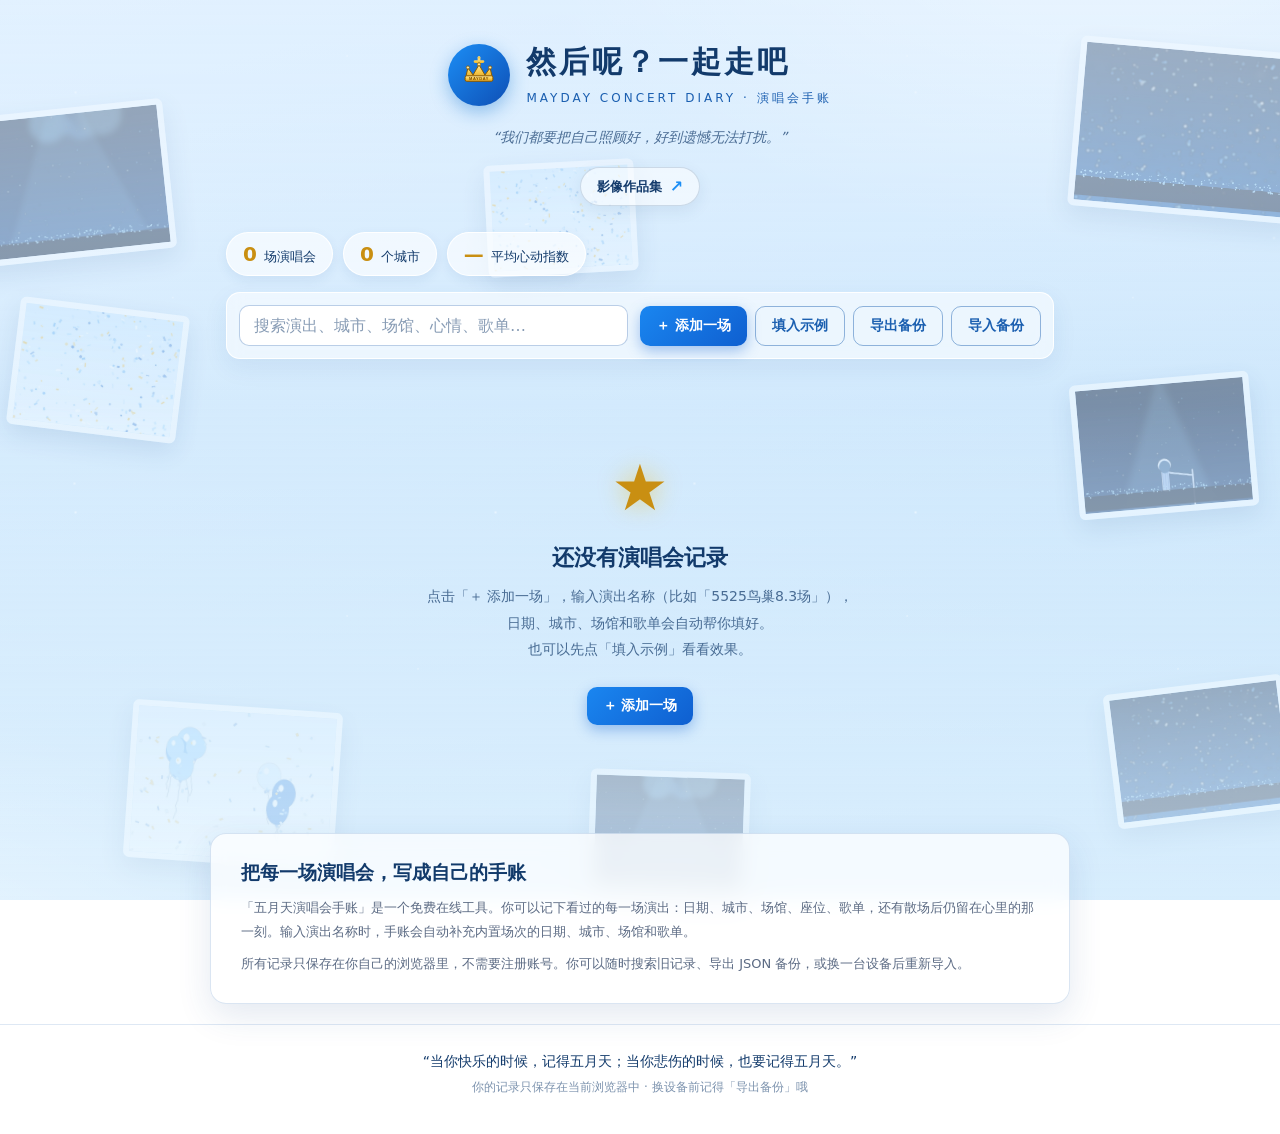
<file: index.html>
<!DOCTYPE html>
<html lang="zh-CN">
<head>
  <meta charset="UTF-8">
  <meta name="viewport" content="width=device-width, initial-scale=1.0">
  <title>五月天演唱会手账｜然后呢？一起走吧</title>
  <meta name="description" content="免费在线演唱会手账，记录五月天等演出的日期、城市、场馆、座位、歌单和当时的心情。支持演出信息自动填充、搜索、备份与恢复，数据保存在你自己的浏览器中。">
  <meta name="keywords" content="五月天演唱会手账,演唱会记录,演唱会歌单,观演日记,Mayday concert diary">
  <meta name="robots" content="index, follow, max-image-preview:large">
  <meta name="theme-color" content="#b9dcf7">
  <link rel="canonical" href="https://m13480273756-dotcom.github.io/mayday-concert-diary/">
  <meta property="og:type" content="website">
  <meta property="og:locale" content="zh_CN">
  <meta property="og:site_name" content="五月天演唱会手账">
  <meta property="og:title" content="五月天演唱会手账｜然后呢？一起走吧">
  <meta property="og:description" content="把每一场演唱会写成自己的手账：日期、城市、场馆、歌单，还有当时的心情。">
  <meta property="og:url" content="https://m13480273756-dotcom.github.io/mayday-concert-diary/">
  <meta property="og:image" content="https://m13480273756-dotcom.github.io/mayday-concert-diary/assets/collage-stage.jpg">
  <meta property="og:image:alt" content="演唱会舞台灯光拼贴背景">
  <meta name="twitter:card" content="summary_large_image">
  <meta name="twitter:title" content="五月天演唱会手账｜然后呢？一起走吧">
  <meta name="twitter:description" content="记录每一场演唱会，也留住当时的心情。">
  <meta name="twitter:image" content="https://m13480273756-dotcom.github.io/mayday-concert-diary/assets/collage-stage.jpg">
  <link rel="icon" href="data:image/svg+xml,<svg xmlns='http://www.w3.org/2000/svg' viewBox='0 0 100 100'><text y='.9em' font-size='90'>⭐</text></svg>">
  <link rel="stylesheet" href="style.css">
  <script type="application/ld+json">
    {
      "@context": "https://schema.org",
      "@type": "WebSite",
      "name": "五月天演唱会手账",
      "alternateName": "然后呢？一起走吧",
      "url": "https://m13480273756-dotcom.github.io/mayday-concert-diary/",
      "description": "免费在线演唱会手账，记录演出日期、城市、场馆、歌单和当时的心情。",
      "inLanguage": "zh-CN"
    }
  </script>
</head>
<body>
  <div class="stars" aria-hidden="true"></div>
  <div class="collage" aria-hidden="true">
    <img class="tile tile-1" src="assets/collage-stage.jpg" alt="">
    <img class="tile tile-2" src="assets/collage-lightsticks.jpg" alt="">
    <img class="tile tile-3" src="assets/collage-confetti.jpg" alt="">
    <img class="tile tile-4" src="assets/collage-mic.jpg" alt="">
    <img class="tile tile-5" src="assets/collage-balloons.jpg" alt="">
    <img class="tile tile-6" src="assets/collage-lightsticks.jpg" alt="">
    <img class="tile tile-7" src="assets/collage-confetti.jpg" alt="">
    <img class="tile tile-8" src="assets/collage-stage.jpg" alt="">
  </div>
  <div class="collage-wash" aria-hidden="true"></div>

  <header class="site-header">
    <div class="header-inner">
      <div class="logo">
        <div class="logo-badge" aria-hidden="true">
          <img class="crown" src="assets/crown.svg" alt="">
        </div>
        <div>
          <h1>然后呢？一起走吧</h1>
          <p class="subtitle">MAYDAY CONCERT DIARY · 演唱会手账</p>
        </div>
      </div>
      <p class="lyric">“我们都要把自己照顾好，好到遗憾无法打扰。”</p>
      <a class="portfolio-entry" href="portfolio/">影像作品集 <span aria-hidden="true">↗</span></a>
    </div>
  </header>

  <main class="container">
    <section class="stats" id="stats" aria-label="统计"></section>

    <section class="toolbar" aria-label="操作">
      <input id="searchInput" type="search" placeholder="搜索演出、城市、场馆、心情、歌单…" autocomplete="off">
      <div class="actions">
        <button id="addBtn" class="btn primary">＋ 添加一场</button>
        <button id="sampleBtn" class="btn ghost">填入示例</button>
        <button id="exportBtn" class="btn ghost">导出备份</button>
        <button id="importBtn" class="btn ghost">导入备份</button>
        <input type="file" id="importFile" accept=".json,application/json" hidden>
      </div>
    </section>

    <section id="list" class="ticket-list hidden" aria-live="polite"></section>

    <section id="emptyState" class="empty">
      <div id="emptyAll">
        <div class="empty-star" aria-hidden="true">★</div>
        <h2>还没有演唱会记录</h2>
        <p>点击「＋ 添加一场」，输入演出名称（比如「5525鸟巢8.3场」），<br>日期、城市、场馆和歌单会自动帮你填好。<br>也可以先点「填入示例」看看效果。</p>
        <button id="emptyAddBtn" class="btn primary">＋ 添加一场</button>
      </div>
      <div id="emptySearch" class="hidden">
        <div class="empty-star" aria-hidden="true">♪</div>
        <h2>没有找到匹配的记录</h2>
        <p>换个关键词试试吧。</p>
      </div>
    </section>
  </main>

  <section class="site-about" aria-labelledby="aboutTitle">
    <h2 id="aboutTitle">把每一场演唱会，写成自己的手账</h2>
    <p>「五月天演唱会手账」是一个免费在线工具。你可以记下看过的每一场演出：日期、城市、场馆、座位、歌单，还有散场后仍留在心里的那一刻。输入演出名称时，手账会自动补充内置场次的日期、城市、场馆和歌单。</p>
    <p>所有记录只保存在你自己的浏览器里，不需要注册账号。你可以随时搜索旧记录、导出 JSON 备份，或换一台设备后重新导入。</p>
  </section>

  <footer>
    <p class="footer-quote">“当你快乐的时候，记得五月天；当你悲伤的时候，也要记得五月天。”</p>
    <p class="footer-note">你的记录只保存在当前浏览器中 · 换设备前记得「导出备份」哦</p>
  </footer>

  <div id="modal" class="modal hidden" role="dialog" aria-modal="true" aria-labelledby="modalTitle">
    <div class="modal-box">
      <h2 id="modalTitle">添加一场演唱会</h2>
      <form id="concertForm">
        <div class="field span2">
          <label for="fTour">巡演 / 演出名称</label>
          <div class="autocomplete">
            <input id="fTour" name="tour" type="text" placeholder="例：5525鸟巢8.3场、好好好想见到你 武汉…" autocomplete="off">
            <div id="tourSuggest" class="suggest hidden" role="listbox" aria-label="匹配到的演出"></div>
          </div>
          <p class="hint">输入演出名称后，日期、城市、场馆和歌单会自动填好（歌单来自歌迷公开整理，仅供参考），你只需补充当时的心情。</p>
        </div>
        <div class="field">
          <label for="fDate">日期 <span class="req">*</span></label>
          <input id="fDate" name="date" type="date" required>
        </div>
        <div class="field">
          <label for="fCity">城市</label>
          <input id="fCity" name="city" type="text" placeholder="例：上海">
        </div>
        <div class="field">
          <label for="fVenue">场馆</label>
          <input id="fVenue" name="venue" type="text" placeholder="例：上海体育场">
        </div>
        <div class="field">
          <label for="fSeat">座位 / 区域</label>
          <input id="fSeat" name="seat" type="text" placeholder="例：内场摇滚区 8 排">
        </div>
        <div class="field span2">
          <label for="fSetlist">歌单</label>
          <textarea id="fSetlist" name="setlist" rows="5" placeholder="每行一首，例如：&#10;1. 孙悟空&#10;2. 星空&#10;3. 倔强"></textarea>
        </div>
        <div class="field span2">
          <label for="fMood">当时的心情 <span class="req">*</span></label>
          <textarea id="fMood" name="mood" rows="4" required placeholder="那一刻在想什么、和谁一起、有没有哭……"></textarea>
        </div>
        <div class="field span2">
          <span class="rating-label">心动指数</span>
          <div id="starPicker" class="star-picker" role="radiogroup" aria-label="评分"></div>
        </div>
        <div class="form-actions span2">
          <button type="button" id="cancelBtn" class="btn ghost dark">取消</button>
          <button type="submit" class="btn primary">保存</button>
        </div>
      </form>
    </div>
  </div>

  <div id="toast" class="toast hidden" role="status"></div>

  <script src="app.js"></script>
</body>
</html>
</file>
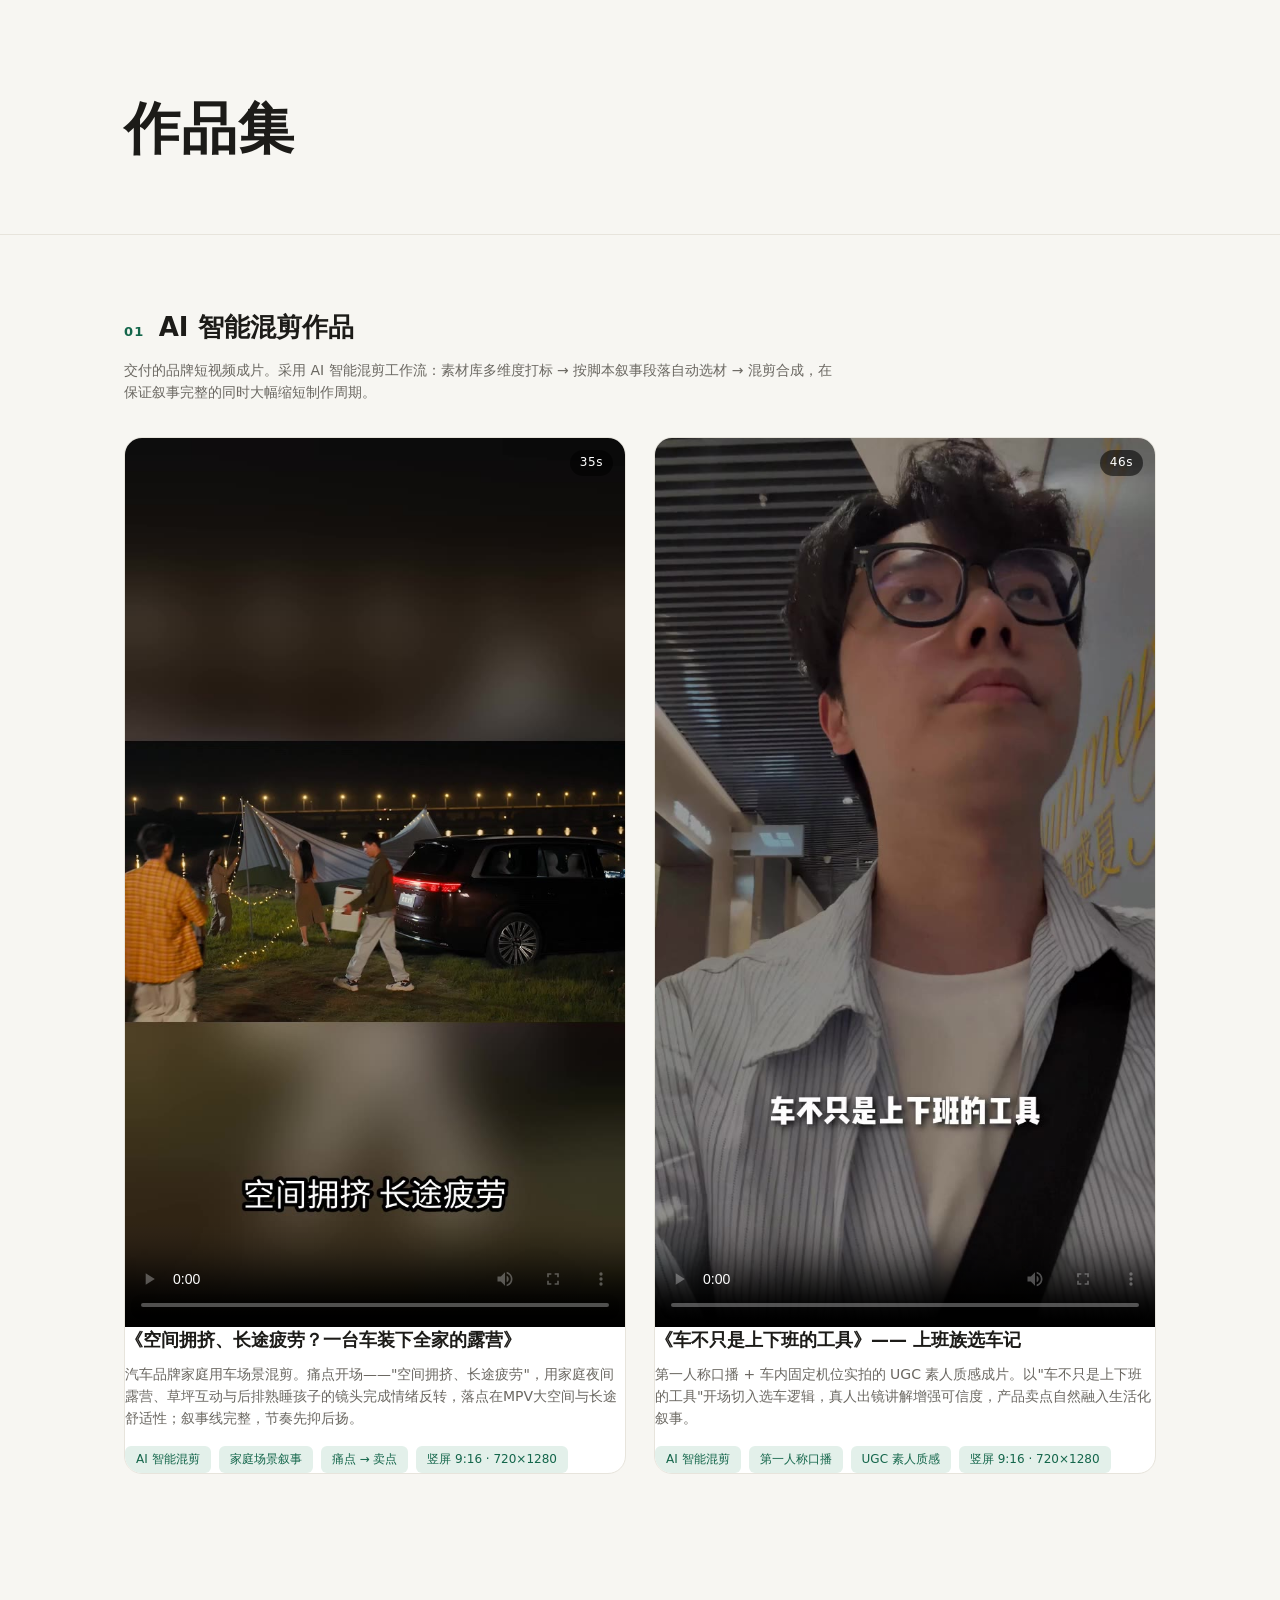
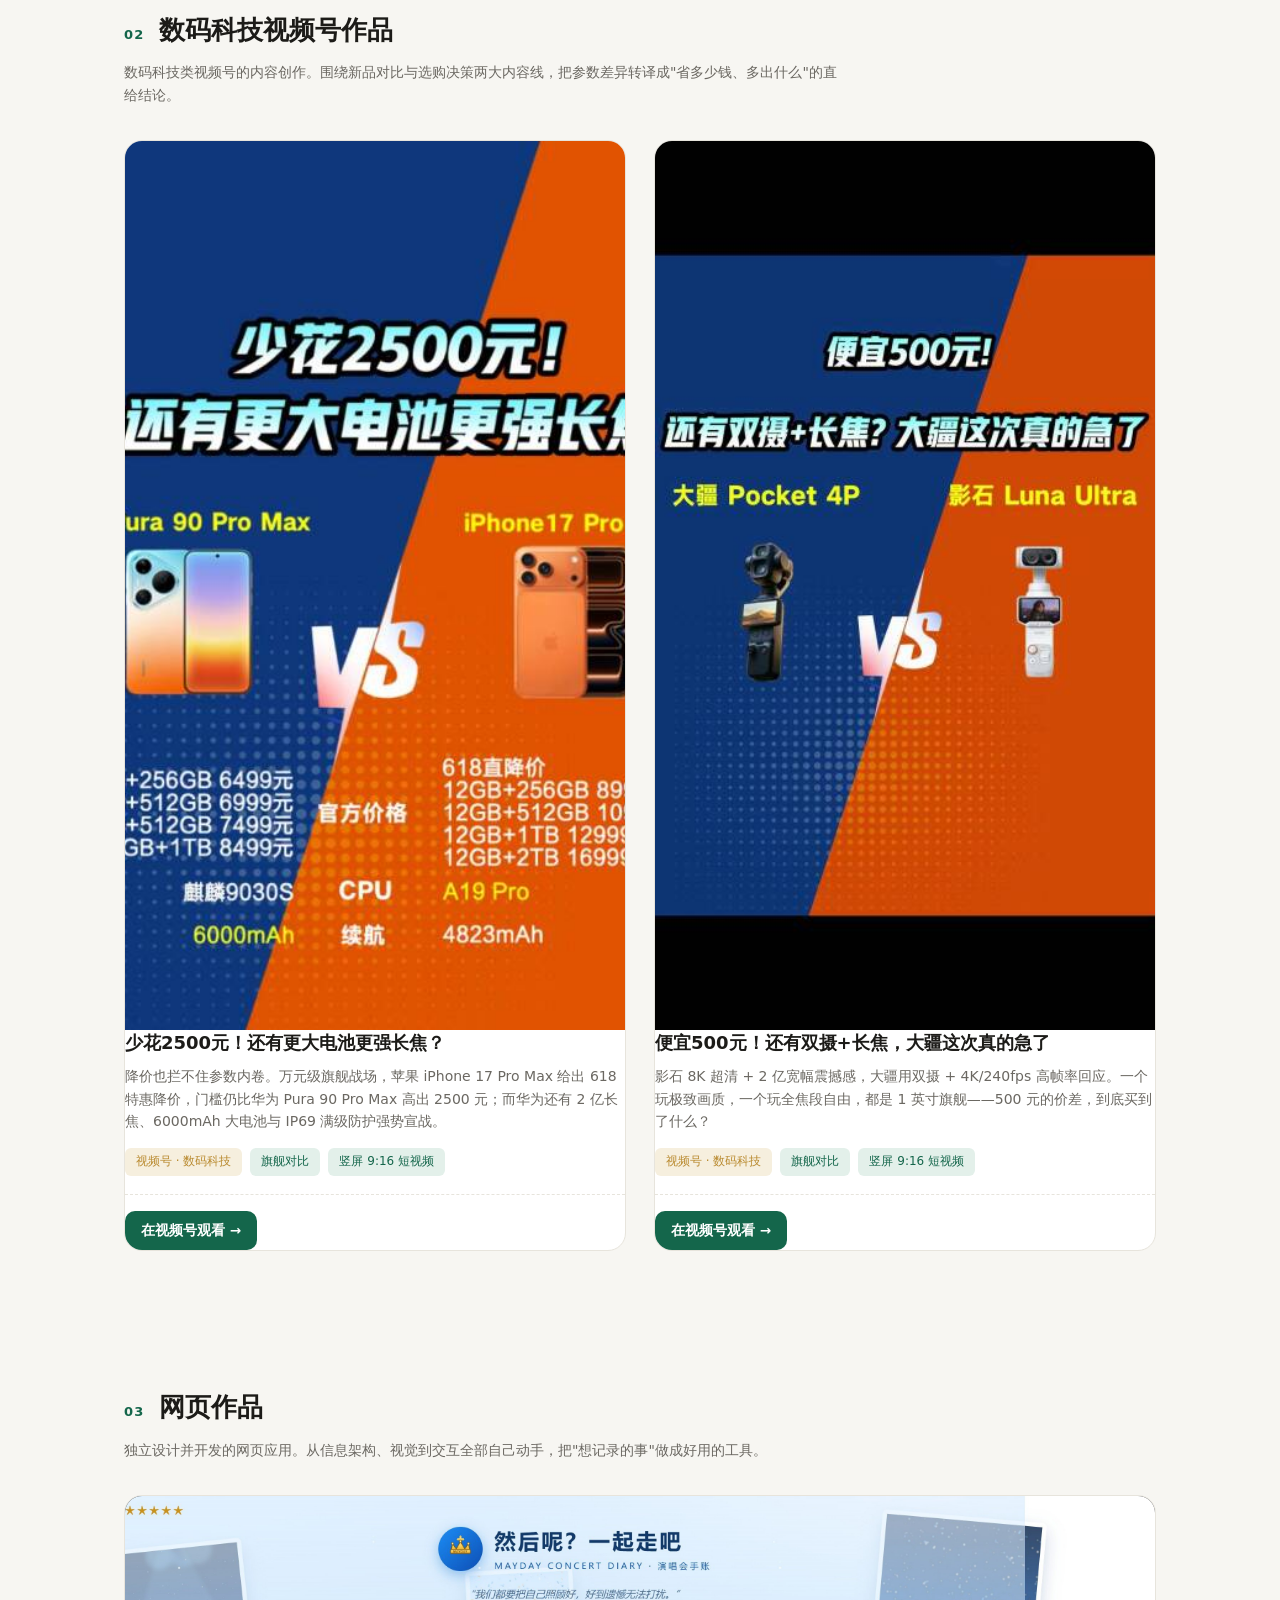
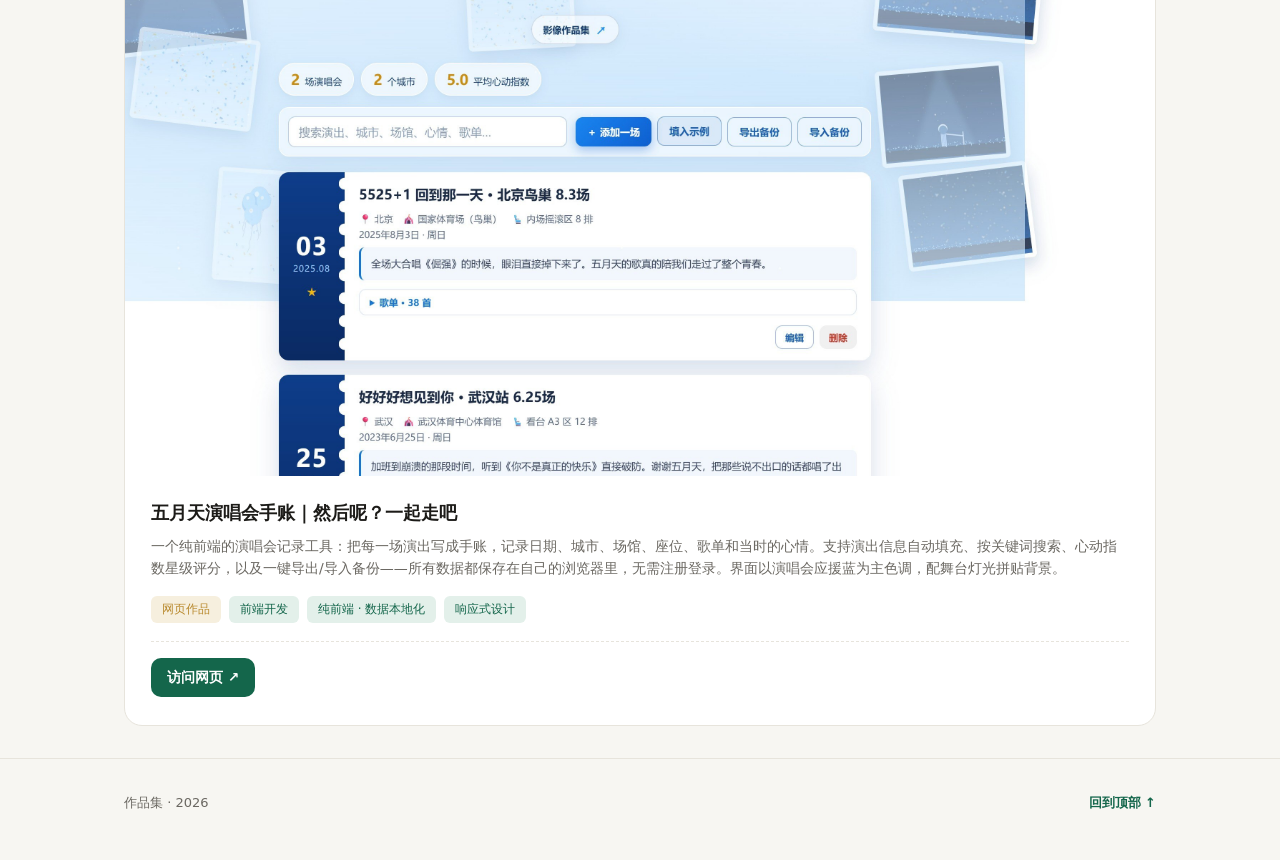
<file: portfolio/index.html>
<!DOCTYPE html>
<html lang="zh-CN">
<head>
<meta charset="UTF-8">
<meta name="viewport" content="width=device-width, initial-scale=1.0">

<title>作品集</title>
<meta name="description" content="作品集：AI 智能混剪成片、数码科技类视频号内容作品，以及独立开发的网页应用。">
<meta name="keywords" content="作品集,短视频剪辑,AI智能混剪,视频号运营,内容运营,竖屏短视频,数码科技,大疆,网页作品,前端开发">
<meta name="robots" content="index,follow,max-image-preview:large,max-snippet:-1">
<meta name="theme-color" content="#14664B">
<link rel="canonical" href="https://m13480273756-dotcom.github.io/mayday-concert-diary/portfolio/">

<!-- 社交分享卡片 -->
<meta property="og:type" content="website">
<meta property="og:locale" content="zh_CN">
<meta property="og:site_name" content="作品集">
<meta property="og:title" content="作品集">
<meta property="og:description" content="AI 智能混剪成片 + 视频号品牌内容作品。">
<meta property="og:url" content="https://m13480273756-dotcom.github.io/mayday-concert-diary/portfolio/">
<meta property="og:image" content="https://m13480273756-dotcom.github.io/mayday-concert-diary/portfolio/assets/img/og-cover.jpg">
<meta name="twitter:card" content="summary_large_image">

<style>
  :root{
    --bg:#F7F6F2; --card:#FFFFFF; --ink:#1C1B18; --sub:#6B6862;
    --line:#E7E4DC; --accent:#14664B; --accent-soft:#E3F0EA; --gold:#B98A2F;
  }
  *{margin:0;padding:0;box-sizing:border-box;}
  html{scroll-behavior:smooth;}
  body{
    font-family:"PingFang SC","Microsoft YaHei","Segoe UI",system-ui,sans-serif;
    background:var(--bg); color:var(--ink); line-height:1.6;
  }
  .wrap{max-width:1080px;margin:0 auto;padding:0 24px;}

  header{padding:96px 0 72px;border-bottom:1px solid var(--line);}
  h1{font-size:clamp(34px,5.4vw,56px);font-weight:700;letter-spacing:.02em;line-height:1.18;}

  section{padding:72px 0 8px;}
  .sec-head{display:flex;align-items:baseline;gap:14px;margin-bottom:10px;}
  .sec-no{font-size:13px;font-weight:700;color:var(--accent);letter-spacing:.1em;}
  h2{font-size:26px;font-weight:700;}
  .sec-note{color:var(--sub);font-size:14px;margin-bottom:34px;max-width:720px;}
  .sec-note .range{color:var(--gold);font-weight:600;}

  .grid{display:grid;grid-template-columns:repeat(auto-fit,minmax(300px,1fr));gap:28px;padding-bottom:56px;}
  .card{
    background:var(--card);border:1px solid var(--line);border-radius:18px;overflow:hidden;
    transition:transform .25s ease, box-shadow .25s ease;
  }
  .card:hover{transform:translateY(-4px);box-shadow:0 16px 40px rgba(28,27,24,.10);}
  .media{position:relative;background:#101010;}
  .media video,.media img.cover{
    display:block;width:100%;aspect-ratio:9/16;object-fit:cover;
  }
  .dur{
    position:absolute;top:12px;right:12px;font-size:12px;color:#fff;
    background:rgba(0,0,0,.55);padding:3px 10px;border-radius:999px;letter-spacing:.05em;
  }
  .body h3{font-size:18px;font-weight:700;line-height:1.4;}
  .body p{font-size:14px;color:var(--sub);margin-top:10px;}
  .tags{display:flex;flex-wrap:wrap;gap:8px;margin-top:16px;}
  .tag{
    font-size:12px;color:var(--accent);background:var(--accent-soft);
    padding:4px 11px;border-radius:6px;font-weight:500;
  }
  .tag.gold{color:var(--gold);background:#F6EFDE;}

  /* 视频号跳转链接区 */
  .links{
    margin-top:18px;padding-top:16px;border-top:1px dashed var(--line);
    display:flex;flex-wrap:wrap;gap:10px;align-items:center;
  }
  a.sph{
    display:inline-flex;align-items:center;gap:7px;text-decoration:none;
    font-size:13.5px;font-weight:600;color:#fff;background:var(--accent);
    padding:9px 16px;border-radius:10px;transition:opacity .2s ease,transform .2s ease;
  }
  a.sph:hover{opacity:.88;transform:translateY(-1px);}

  /* 网页作品（全宽横向卡片） */
  .card-wide .media img.cover-wide{
    display:block;width:100%;aspect-ratio:16/9;object-fit:cover;object-position:top center;
  }
  .card-wide .body{padding:24px 26px 28px;}

  footer{border-top:1px solid var(--line);padding:34px 0 46px;margin-top:24px;}
  footer .wrap{display:flex;flex-wrap:wrap;gap:12px;justify-content:space-between;align-items:center;}
  footer p{font-size:13px;color:var(--sub);}
  .top{font-size:13px;color:var(--accent);text-decoration:none;font-weight:600;}
</style>

<script type="application/ld+json">
{
  "@context": "https://schema.org",
  "@type": "CollectionPage",
  "name": "作品集",
  "description": "AI 智能混剪成片、数码科技类视频号内容作品，以及独立开发的网页应用。",
  "url": "https://m13480273756-dotcom.github.io/mayday-concert-diary/portfolio/",
  "inLanguage": "zh-CN",
  "hasPart": [
    {
      "@type": "VideoObject",
      "name": "空间拥挤、长途疲劳？一台车装下全家的露营",
      "description": "汽车品牌家庭用车场景混剪：痛点开场，家庭夜间露营与后排熟睡孩子镜头完成情绪反转，落点 MPV 大空间与长途舒适性。",
      "thumbnailUrl": "https://m13480273756-dotcom.github.io/mayday-concert-diary/portfolio/assets/img/work-1.jpg",
      "contentUrl": "https://m13480273756-dotcom.github.io/mayday-concert-diary/portfolio/assets/video/work-1.mp4",
      "uploadDate": "2026-10-01",
      "duration": "PT35S",
      "genre": "AI 智能混剪"
    },
    {
      "@type": "VideoObject",
      "name": "车不只是上下班的工具 —— 上班族选车记",
      "description": "第一人称口播 + 车内固定机位实拍的 UGC 素人质感成片，真人出镜讲解选车逻辑。",
      "thumbnailUrl": "https://m13480273756-dotcom.github.io/mayday-concert-diary/portfolio/assets/img/work-2.jpg",
      "contentUrl": "https://m13480273756-dotcom.github.io/mayday-concert-diary/portfolio/assets/video/work-2.mp4",
      "uploadDate": "2026-10-01",
      "duration": "PT46S",
      "genre": "AI 智能混剪"
    },
    {
      "@type": "CreativeWork",
      "name": "少花2500元！还有更大电池更强长焦？",
      "description": "万元级旗舰对比：苹果 iPhone 17 Pro Max 特惠降价后门槛仍比华为 Pura 90 Pro Max 高出 2500 元，华为以 2 亿长焦、6000mAh 大电池与 IP69 满级防护宣战。",
      "thumbnailUrl": "https://m13480273756-dotcom.github.io/mayday-concert-diary/portfolio/assets/img/sph-1.jpg",
      "genre": "数码评测",
      "url": "https://weixin.qq.com/sph/AiiUe44mop"
    },
    {
      "@type": "CreativeWork",
      "name": "便宜500元！还有双摄+长焦，大疆这次真的急了",
      "description": "影石 8K 超清 + 2 亿宽幅对阵大疆双摄 + 4K/240fps，同为 1 英寸旗舰，拆解 500 元价差买到什么。",
      "thumbnailUrl": "https://m13480273756-dotcom.github.io/mayday-concert-diary/portfolio/assets/img/sph-2.jpg",
      "genre": "数码评测",
      "url": "https://weixin.qq.com/sph/AfVs4daK2C"
    },
    {
      "@type": "WebSite",
      "name": "五月天演唱会手账｜然后呢？一起走吧",
      "description": "免费在线演唱会手账：记录五月天等演出的日期、城市、场馆、座位、歌单和当时的心情。支持演出信息自动填充、搜索、心动指数评分、一键导出/导入备份，数据保存在本地浏览器。",
      "url": "https://m13480273756-dotcom.github.io/mayday-concert-diary/",
      "thumbnailUrl": "https://m13480273756-dotcom.github.io/mayday-concert-diary/portfolio/assets/img/web-mayday.jpg",
      "inLanguage": "zh-CN",
      "genre": "网页作品"
    }
  ]
}
</script>
</head>
<body id="top">

<header>
  <div class="wrap">
    <h1>作品集</h1>
  </div>
</header>

<section>
  <div class="wrap">
    <div class="sec-head"><span class="sec-no">01</span><h2>AI 智能混剪作品</h2></div>
    <p class="sec-note">交付的品牌短视频成片。采用 AI 智能混剪工作流：素材库多维度打标 → 按脚本叙事段落自动选材 → 混剪合成，在保证叙事完整的同时大幅缩短制作周期。</p>
    <div class="grid">

      <article class="card">
        <div class="media">
          <video controls preload="metadata" poster="assets/img/work-1.jpg" playsinline
                 src="assets/video/work-1.mp4"></video>
          <span class="dur">35s</span>
        </div>
        <div class="body">
          <h3>《空间拥挤、长途疲劳？一台车装下全家的露营》</h3>
          <p>汽车品牌家庭用车场景混剪。痛点开场——"空间拥挤、长途疲劳"，用家庭夜间露营、草坪互动与后排熟睡孩子的镜头完成情绪反转，落点在MPV大空间与长途舒适性；叙事线完整，节奏先抑后扬。</p>
          <div class="tags">
            <span class="tag">AI 智能混剪</span><span class="tag">家庭场景叙事</span>
            <span class="tag">痛点 → 卖点</span><span class="tag">竖屏 9:16 · 720×1280</span>
          </div>
        </div>
      </article>

      <article class="card">
        <div class="media">
          <video controls preload="metadata" poster="assets/img/work-2.jpg" playsinline
                 src="assets/video/work-2.mp4"></video>
          <span class="dur">46s</span>
        </div>
        <div class="body">
          <h3>《车不只是上下班的工具》—— 上班族选车记</h3>
          <p>第一人称口播 + 车内固定机位实拍的 UGC 素人质感成片。以"车不只是上下班的工具"开场切入选车逻辑，真人出镜讲解增强可信度，产品卖点自然融入生活化叙事。</p>
          <div class="tags">
            <span class="tag">AI 智能混剪</span><span class="tag">第一人称口播</span>
            <span class="tag">UGC 素人质感</span><span class="tag">竖屏 9:16 · 720×1280</span>
          </div>
        </div>
      </article>

    </div>
  </div>
</section>

<section>
  <div class="wrap">
    <div class="sec-head"><span class="sec-no">02</span><h2>数码科技视频号作品</h2></div>
    <p class="sec-note">数码科技类视频号的内容创作。围绕新品对比与选购决策两大内容线，把参数差异转译成"省多少钱、多出什么"的直给结论。</p>
    <div class="grid">

      <article class="card">
        <div class="media">
          <img class="cover" src="assets/img/sph-1.jpg" alt="视频号作品封面：少花2500元！还有更大电池更强长焦？">
        </div>
        <div class="body">
          <h3>少花2500元！还有更大电池更强长焦？</h3>
          <p>降价也拦不住参数内卷。万元级旗舰战场，苹果 iPhone 17 Pro Max 给出 618 特惠降价，门槛仍比华为 Pura 90 Pro Max 高出 2500 元；而华为还有 2 亿长焦、6000mAh 大电池与 IP69 满级防护强势宣战。</p>
          <div class="tags">
            <span class="tag gold">视频号 · 数码科技</span><span class="tag">旗舰对比</span>
            <span class="tag">竖屏 9:16 短视频</span>
          </div>
          <div class="links">
            <a class="sph" href="https://weixin.qq.com/sph/AiiUe44mop" target="_blank" rel="noopener">
              在视频号观看 →</a>
          </div>
        </div>
      </article>

      <article class="card">
        <div class="media">
          <img class="cover" src="assets/img/sph-2.jpg" alt="视频号作品封面：便宜500元！还有双摄+长焦，大疆这次真的急了">
        </div>
        <div class="body">
          <h3>便宜500元！还有双摄+长焦，大疆这次真的急了</h3>
          <p>影石 8K 超清 + 2 亿宽幅震撼感，大疆用双摄 + 4K/240fps 高帧率回应。一个玩极致画质，一个玩全焦段自由，都是 1 英寸旗舰——500 元的价差，到底买到了什么？</p>
          <div class="tags">
            <span class="tag gold">视频号 · 数码科技</span><span class="tag">旗舰对比</span>
            <span class="tag">竖屏 9:16 短视频</span>
          </div>
          <div class="links">
            <a class="sph" href="https://weixin.qq.com/sph/AfVs4daK2C" target="_blank" rel="noopener">
              在视频号观看 →</a>
          </div>
        </div>
      </article>

    </div>
  </div>
</section>

<section>
  <div class="wrap">
    <div class="sec-head"><span class="sec-no">03</span><h2>网页作品</h2></div>
    <p class="sec-note">独立设计并开发的网页应用。从信息架构、视觉到交互全部自己动手，把"想记录的事"做成好用的工具。</p>

    <article class="card card-wide">
      <div class="media">
        <img class="cover-wide" src="assets/img/web-mayday.jpg" alt="五月天演唱会手账网页截图：首页含统计、搜索与演唱会记录卡片">
      </div>
      <div class="body">
        <h3>五月天演唱会手账｜然后呢？一起走吧</h3>
        <p>一个纯前端的演唱会记录工具：把每一场演出写成手账，记录日期、城市、场馆、座位、歌单和当时的心情。支持演出信息自动填充、按关键词搜索、心动指数星级评分，以及一键导出/导入备份——所有数据都保存在自己的浏览器里，无需注册登录。界面以演唱会应援蓝为主色调，配舞台灯光拼贴背景。</p>
        <div class="tags">
          <span class="tag gold">网页作品</span><span class="tag">前端开发</span>
          <span class="tag">纯前端 · 数据本地化</span><span class="tag">响应式设计</span>
        </div>
        <div class="links">
          <a class="sph" href="https://m13480273756-dotcom.github.io/mayday-concert-diary/" target="_blank" rel="noopener">
            访问网页 ↗</a>
        </div>
      </div>
    </article>
  </div>
</section>

<footer>
  <div class="wrap">
    <p>作品集 · 2026</p>
    <a class="top" href="#top">回到顶部 ↑</a>
  </div>
</footer>

</body>
</html>
</file>
<file: style.css>
:root {
  --navy: #123a6b;
  --navy-soft: #1b5fb0;
  --sky-1: #e2f1ff;
  --sky-2: #b9dcf7;
  --blue: #1677d3;
  --blue-bright: #2f9bff;
  --ink: #1c2b45;
  --muted: #5c6b84;
  --gold: #f0b90b;
  --gold-deep: #c98f12;
  --danger: #c0392b;
  --cream-deep: #f2f7fd;
  --line: #dbe7f5;
}

* { box-sizing: border-box; }

html, body { margin: 0; }

body {
  font-family: "PingFang SC", "Microsoft YaHei", "Segoe UI", system-ui, sans-serif;
  color: var(--ink);
  min-height: 100vh;
  background:
    radial-gradient(1100px 600px at 88% -10%, rgba(255, 255, 255, .85) 0%, transparent 55%),
    radial-gradient(900px 500px at -10% 110%, rgba(255, 255, 255, .7) 0%, transparent 55%),
    linear-gradient(165deg, var(--sky-1) 0%, var(--sky-2) 100%);
  background-attachment: fixed;
}

/* ---------- 天空光点 ---------- */
.stars {
  position: fixed;
  inset: 0;
  z-index: 0;
  pointer-events: none;
  opacity: .85;
  background-image:
    radial-gradient(2px 2px at 18% 22%, rgba(255, 255, 255, .95) 0, transparent 100%),
    radial-gradient(1.5px 1.5px at 62% 10%, rgba(255, 255, 255, .8) 0, transparent 100%),
    radial-gradient(2px 2px at 82% 34%, rgba(255, 255, 255, .7) 0, transparent 100%),
    radial-gradient(1.5px 1.5px at 36% 62%, rgba(255, 255, 255, .65) 0, transparent 100%),
    radial-gradient(2px 2px at 12% 78%, rgba(255, 255, 255, .8) 0, transparent 100%),
    radial-gradient(1.5px 1.5px at 55% 88%, rgba(255, 255, 255, .7) 0, transparent 100%);
  background-size: 420px 420px, 560px 560px, 700px 700px, 480px 480px, 620px 620px, 760px 760px;
}

/* ---------- 拼贴画背景 ---------- */
.collage {
  position: fixed;
  inset: 0;
  z-index: 0;
  pointer-events: none;
}

.tile {
  position: absolute;
  width: 200px;
  height: 150px;
  object-fit: cover;
  border: 6px solid rgba(255, 255, 255, .85);
  border-radius: 6px;
  box-shadow: 0 10px 24px rgba(31, 78, 140, .26);
  opacity: .82;
}

.tile-1 { top: 12%; left: -30px; transform: rotate(-6deg); }
.tile-2 { top: 5%; right: -24px; width: 230px; height: 170px; transform: rotate(5deg); }
.tile-3 { top: 34%; left: 1%; width: 170px; height: 128px; transform: rotate(7deg); }
.tile-4 { top: 42%; right: 2%; width: 180px; height: 135px; transform: rotate(-5deg); }
.tile-5 { bottom: 4%; left: 10%; width: 210px; height: 158px; transform: rotate(4deg); }
.tile-6 { bottom: 9%; right: -10px; width: 180px; height: 135px; object-position: right bottom; transform: rotate(-7deg); }
.tile-7 { top: 18%; left: 38%; width: 150px; height: 112px; transform: rotate(-3deg); }
.tile-8 { bottom: 1%; left: 46%; width: 160px; height: 120px; object-position: left top; transform: rotate(2deg); opacity: .68; }

.collage-wash {
  position: fixed;
  inset: 0;
  z-index: 0;
  pointer-events: none;
  background: linear-gradient(180deg,
    rgba(226, 241, 255, .62) 0%,
    rgba(215, 237, 255, .46) 45%,
    rgba(228, 244, 255, .7) 100%);
}

.hidden { display: none !important; }

/* ---------- 头部 ---------- */
.site-header {
  position: relative;
  z-index: 1;
  padding: 42px 20px 26px;
}

.header-inner {
  max-width: 860px;
  margin: 0 auto;
  text-align: center;
}

.logo {
  display: inline-flex;
  align-items: center;
  gap: 16px;
  text-align: left;
}

.logo-badge {
  width: 62px;
  height: 62px;
  flex: none;
  display: flex;
  align-items: center;
  justify-content: center;
  background: linear-gradient(135deg, #1c8ef5, #0e4fb5);
  border-radius: 50%;
  box-shadow: 0 6px 18px rgba(23, 119, 211, .4);
}

.logo-badge .crown {
  width: 38px;
  height: 38px;
  display: block;
}

h1 {
  margin: 0;
  font-size: 30px;
  color: var(--navy);
  letter-spacing: 3px;
}

.subtitle {
  margin: 7px 0 0;
  font-size: 12px;
  letter-spacing: 3px;
  color: var(--navy-soft);
}

.lyric {
  margin: 22px 0 0;
  font-size: 14px;
  color: rgba(18, 58, 107, .72);
  font-style: italic;
}

.portfolio-entry {
  display: inline-flex;
  align-items: center;
  gap: 8px;
  margin-top: 20px;
  padding: 9px 16px;
  color: var(--navy);
  background: rgba(255, 255, 255, .56);
  border: 1px solid rgba(18, 58, 107, .16);
  border-radius: 999px;
  font-size: 13px;
  font-weight: 700;
  text-decoration: none;
  box-shadow: 0 5px 16px rgba(18, 58, 107, .08);
  transition: background .2s ease, transform .2s ease;
}

.portfolio-entry:hover,
.portfolio-entry:focus-visible {
  background: #fff;
  transform: translateY(-1px);
}

.portfolio-entry span {
  color: #1c8ef5;
  font-size: 16px;
}

/* ---------- 主体 ---------- */
.container {
  position: relative;
  z-index: 1;
  max-width: 860px;
  margin: 0 auto;
  padding: 0 16px 30px;
}

.stats {
  margin-bottom: 16px;
  display: flex;
  flex-wrap: wrap;
  gap: 10px;
}

.stat-chip {
  display: inline-flex;
  align-items: baseline;
  gap: 7px;
  padding: 9px 16px;
  border-radius: 999px;
  background: rgba(255, 255, 255, .62);
  border: 1px solid rgba(255, 255, 255, .95);
  box-shadow: 0 4px 12px rgba(31, 78, 140, .08);
  color: var(--navy);
  font-size: 13px;
}

.stat-num {
  font-size: 20px;
  font-weight: 700;
  color: var(--gold-deep);
}

.toolbar {
  display: flex;
  flex-wrap: wrap;
  align-items: center;
  gap: 12px;
  padding: 12px;
  border-radius: 14px;
  background: rgba(255, 255, 255, .55);
  border: 1px solid rgba(255, 255, 255, .95);
  box-shadow: 0 8px 24px rgba(31, 78, 140, .08);
  backdrop-filter: blur(8px);
  margin-bottom: 22px;
}

#searchInput {
  flex: 1 1 220px;
  min-width: 180px;
  padding: 10px 14px;
  font: inherit;
  color: var(--navy);
  background: #fff;
  border: 1px solid rgba(27, 95, 176, .3);
  border-radius: 10px;
  outline: none;
  transition: border-color .15s, box-shadow .15s;
}

#searchInput::placeholder { color: rgba(18, 58, 107, .5); }

#searchInput:focus {
  border-color: var(--blue-bright);
  box-shadow: 0 0 0 3px rgba(47, 155, 255, .22);
}

.actions {
  display: flex;
  flex-wrap: wrap;
  gap: 8px;
}

/* ---------- 按钮 ---------- */
.btn {
  font: inherit;
  font-size: 14px;
  font-weight: 600;
  padding: 10px 16px;
  border: none;
  border-radius: 10px;
  cursor: pointer;
  transition: transform .1s, box-shadow .15s, background .15s;
}

.btn:hover { transform: translateY(-1px); }
.btn:active { transform: translateY(0); }

.btn.primary {
  color: #fff;
  background: linear-gradient(135deg, #1a86f0, #0f5fd0);
  box-shadow: 0 5px 14px rgba(15, 95, 208, .35);
}

.btn.primary:hover { box-shadow: 0 7px 18px rgba(15, 95, 208, .45); }

.btn.ghost {
  color: var(--navy-soft);
  background: transparent;
  border: 1px solid rgba(27, 95, 176, .45);
}

.btn.ghost:hover { background: rgba(27, 95, 176, .08); }

.btn.ghost.dark {
  color: var(--navy-soft);
  border-color: rgba(27, 95, 176, .45);
}

.btn.small { padding: 7px 13px; font-size: 13px; }

.ticket .btn.ghost {
  color: var(--navy-soft);
  border-color: rgba(27, 95, 176, .4);
}

.ticket .btn.ghost:hover { background: rgba(27, 95, 176, .08); }

.ticket .btn.danger {
  color: var(--danger);
  border-color: rgba(192, 57, 43, .4);
}

.ticket .btn.danger:hover { background: rgba(192, 57, 43, .08); }

/* ---------- 门票卡片 ---------- */
.ticket-list {
  display: flex;
  flex-direction: column;
  gap: 20px;
}

.ticket {
  display: flex;
  background: #fff;
  border-radius: 14px;
  overflow: hidden;
  box-shadow: 0 14px 34px rgba(31, 78, 140, .18);
}

.stub {
  position: relative;
  flex: none;
  width: 92px;
  padding: 18px 12px;
  display: flex;
  flex-direction: column;
  align-items: center;
  justify-content: center;
  gap: 6px;
  color: #fff;
  background: linear-gradient(180deg, #0e3d8a 0%, #0a2a63 100%);
}

.stub::after {
  content: "";
  position: absolute;
  top: 0;
  bottom: 0;
  right: -8px;
  width: 16px;
  background-image: radial-gradient(circle at 8px 16px, #fff 0 8px, transparent 8.5px);
  background-size: 16px 32px;
  background-repeat: repeat-y;
}

.stub-day {
  font-size: 34px;
  font-weight: 800;
  line-height: 1;
  letter-spacing: 1px;
}

.stub-ym {
  font-size: 12px;
  color: #9cc3f2;
  letter-spacing: 1px;
}

.stub-star {
  margin-top: 8px;
  font-size: 16px;
  color: var(--gold);
}

.ticket-body {
  flex: 1;
  min-width: 0;
  padding: 18px 20px 16px;
}

.ticket-title {
  margin: 0 0 8px;
  font-size: 19px;
  color: var(--ink);
  line-height: 1.4;
}

.ticket-meta {
  font-size: 13px;
  color: var(--muted);
  line-height: 1.8;
}

.ticket-date-line {
  margin-top: 2px;
  font-size: 13px;
  color: var(--muted);
}

.stars-readonly {
  margin: 8px 0;
  font-size: 17px;
  letter-spacing: 3px;
  color: var(--gold-deep);
}

.ticket-mood {
  margin: 10px 0 0;
  padding: 11px 14px;
  font-size: 14px;
  line-height: 1.75;
  color: #35415c;
  background: var(--cream-deep);
  border-left: 3px solid var(--blue);
  border-radius: 8px;
  white-space: pre-wrap;
}

.setlist {
  margin-top: 12px;
  border: 1px solid var(--line);
  border-radius: 10px;
  overflow: hidden;
}

.setlist summary {
  padding: 9px 14px;
  font-size: 13px;
  font-weight: 600;
  color: var(--blue);
  cursor: pointer;
  user-select: none;
}

.setlist summary:hover { background: rgba(22, 119, 211, .06); }

.setlist pre {
  margin: 0;
  padding: 4px 14px 12px;
  font-family: inherit;
  font-size: 13px;
  line-height: 1.8;
  white-space: pre-wrap;
  color: #4a5672;
}

.ticket-actions {
  margin-top: 14px;
  display: flex;
  justify-content: flex-end;
  gap: 8px;
}

/* ---------- 空状态 ---------- */
.empty {
  padding: 70px 20px;
  text-align: center;
  color: var(--navy);
}

.empty-star {
  font-size: 64px;
  color: var(--gold-deep);
  text-shadow: 0 0 24px rgba(240, 185, 11, .45);
}

.empty h2 {
  margin: 18px 0 10px;
  font-size: 22px;
}

.empty p {
  margin: 0 0 24px;
  font-size: 14px;
  line-height: 1.9;
  color: rgba(18, 58, 107, .72);
}

/* ---------- 弹窗 ---------- */
.modal {
  position: fixed;
  inset: 0;
  z-index: 50;
  display: flex;
  align-items: flex-start;
  justify-content: center;
  padding: 30px 16px;
  overflow-y: auto;
  background: rgba(8, 22, 46, .55);
  backdrop-filter: blur(3px);
}

.modal-box {
  width: 100%;
  max-width: 640px;
  margin: auto;
  padding: 26px;
  background: #fff;
  border-radius: 16px;
  box-shadow: 0 24px 60px rgba(20, 55, 110, .35);
}

.modal-box h2 {
  margin: 0 0 18px;
  font-size: 20px;
  color: var(--navy);
}

#concertForm {
  display: grid;
  grid-template-columns: 1fr 1fr;
  gap: 14px;
}

.field {
  display: flex;
  flex-direction: column;
  gap: 6px;
}

.span2 { grid-column: 1 / -1; }

.field label,
.rating-label {
  font-size: 13px;
  font-weight: 600;
  color: #55607a;
}

.req { color: var(--danger); }

.field input,
.field textarea {
  font: inherit;
  font-size: 14px;
  padding: 10px 12px;
  color: var(--ink);
  background: #fff;
  border: 1px solid #d9e4f2;
  border-radius: 10px;
  outline: none;
  transition: border-color .15s, box-shadow .15s;
}

.field textarea { resize: vertical; }

.field input:focus,
.field textarea:focus {
  border-color: var(--blue);
  box-shadow: 0 0 0 3px rgba(22, 119, 211, .18);
}

.autocomplete {
  position: relative;
}

.suggest {
  position: absolute;
  top: calc(100% + 4px);
  left: 0;
  right: 0;
  z-index: 30;
  max-height: 250px;
  overflow-y: auto;
  background: #fff;
  border: 1px solid #cfdff2;
  border-radius: 10px;
  box-shadow: 0 12px 30px rgba(31, 78, 140, .22);
}

.suggest-item {
  display: flex;
  align-items: baseline;
  justify-content: space-between;
  gap: 10px;
  width: 100%;
  padding: 9px 12px;
  font: inherit;
  font-size: 13px;
  text-align: left;
  color: var(--ink);
  background: transparent;
  border: none;
  border-bottom: 1px solid #eef3fa;
  cursor: pointer;
}

.suggest-item:last-child { border-bottom: none; }
.suggest-item:hover,
.suggest-item.active { background: #e7f3ff; }

.suggest-title { color: var(--navy); font-weight: 600; }
.suggest-meta {
  flex: none;
  font-size: 12px;
  color: var(--muted);
}

.hint {
  margin: 2px 0 0;
  font-size: 12px;
  line-height: 1.7;
  color: rgba(18, 58, 107, .6);
}

.star-picker {
  display: flex;
  gap: 2px;
}

.star-btn {
  font-size: 27px;
  line-height: 1;
  color: #cfc8b4;
  background: none;
  border: none;
  cursor: pointer;
  padding: 2px 4px;
  transition: transform .1s, color .1s;
}

.star-btn:hover { transform: scale(1.18); }
.star-btn.on { color: var(--gold-deep); }

.form-actions {
  display: flex;
  justify-content: flex-end;
  gap: 10px;
  margin-top: 6px;
}

/* ---------- 提示 ---------- */
.toast {
  position: fixed;
  left: 50%;
  bottom: 30px;
  transform: translateX(-50%);
  z-index: 100;
  padding: 11px 20px;
  font-size: 14px;
  color: #fff;
  background: rgba(10, 26, 55, .95);
  border: 1px solid rgba(255, 255, 255, .2);
  border-radius: 999px;
  box-shadow: 0 10px 26px rgba(0, 0, 0, .4);
  animation: toast-in .18s ease-out;
}

@keyframes toast-in {
  from { opacity: 0; transform: translate(-50%, 8px); }
  to { opacity: 1; transform: translate(-50%, 0); }
}

/* ---------- 页脚 ---------- */
footer {
  position: relative;
  z-index: 1;
  margin-top: 20px;
  padding: 28px 16px 38px;
  text-align: center;
  border-top: 1px solid rgba(27, 95, 176, .14);
}

.site-about {
  position: relative;
  z-index: 1;
  width: min(860px, calc(100% - 32px));
  margin: 8px auto 0;
  padding: 26px 30px;
  color: var(--ink);
  text-align: left;
  background: rgba(255, 255, 255, .72);
  border: 1px solid rgba(27, 95, 176, .16);
  border-radius: 16px;
  box-shadow: 0 12px 34px rgba(31, 78, 140, .12);
  backdrop-filter: blur(10px);
}

.site-about h2 {
  margin: 0 0 10px;
  font-size: 19px;
  color: var(--navy);
}

.site-about p {
  margin: 7px 0 0;
  font-size: 13px;
  line-height: 1.9;
  color: var(--muted);
}

.footer-quote {
  margin: 0 0 8px;
  font-size: 14px;
  color: var(--navy);
}

.footer-note {
  margin: 0;
  font-size: 12px;
  color: rgba(18, 58, 107, .55);
}

/* ---------- 小屏 ---------- */
@media (max-width: 560px) {
  h1 { font-size: 23px; }
  .logo-badge { width: 50px; height: 50px; }
  .logo-badge .crown { width: 30px; height: 30px; }
  .stub { width: 70px; }
  .stub-day { font-size: 26px; }
  .ticket-body { padding: 14px 14px 12px; }
  .ticket-title { font-size: 16px; }
  #concertForm { grid-template-columns: 1fr; }
  .span2 { grid-column: auto; }
  .modal-box { padding: 20px 16px; }
  .tile { width: 130px; height: 98px; border-width: 4px; }
  .tile-2 { width: 150px; height: 112px; }
  .tile-3, .tile-4 { width: 120px; height: 90px; }
  .tile-7, .tile-8 { display: none; }
  .site-about { padding: 20px 18px; }
  .site-about h2 { font-size: 17px; }
}
</file>
